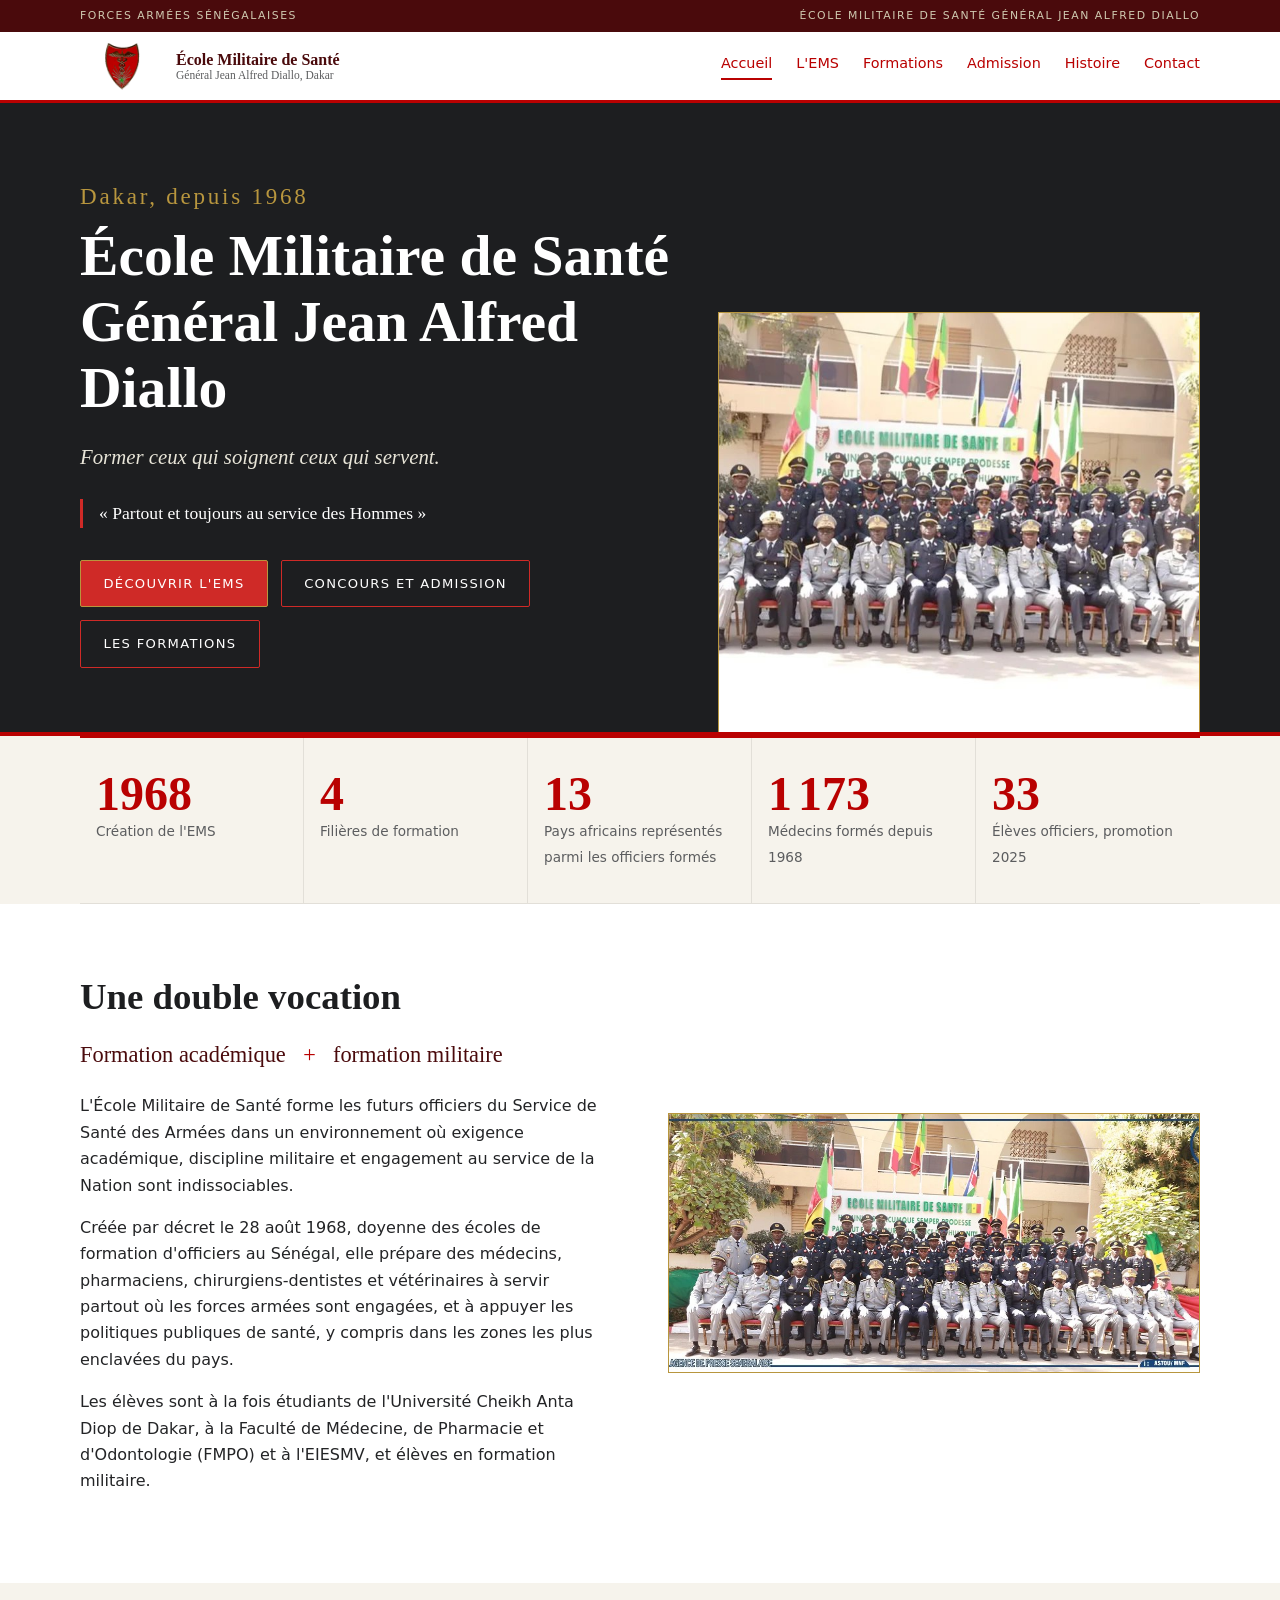
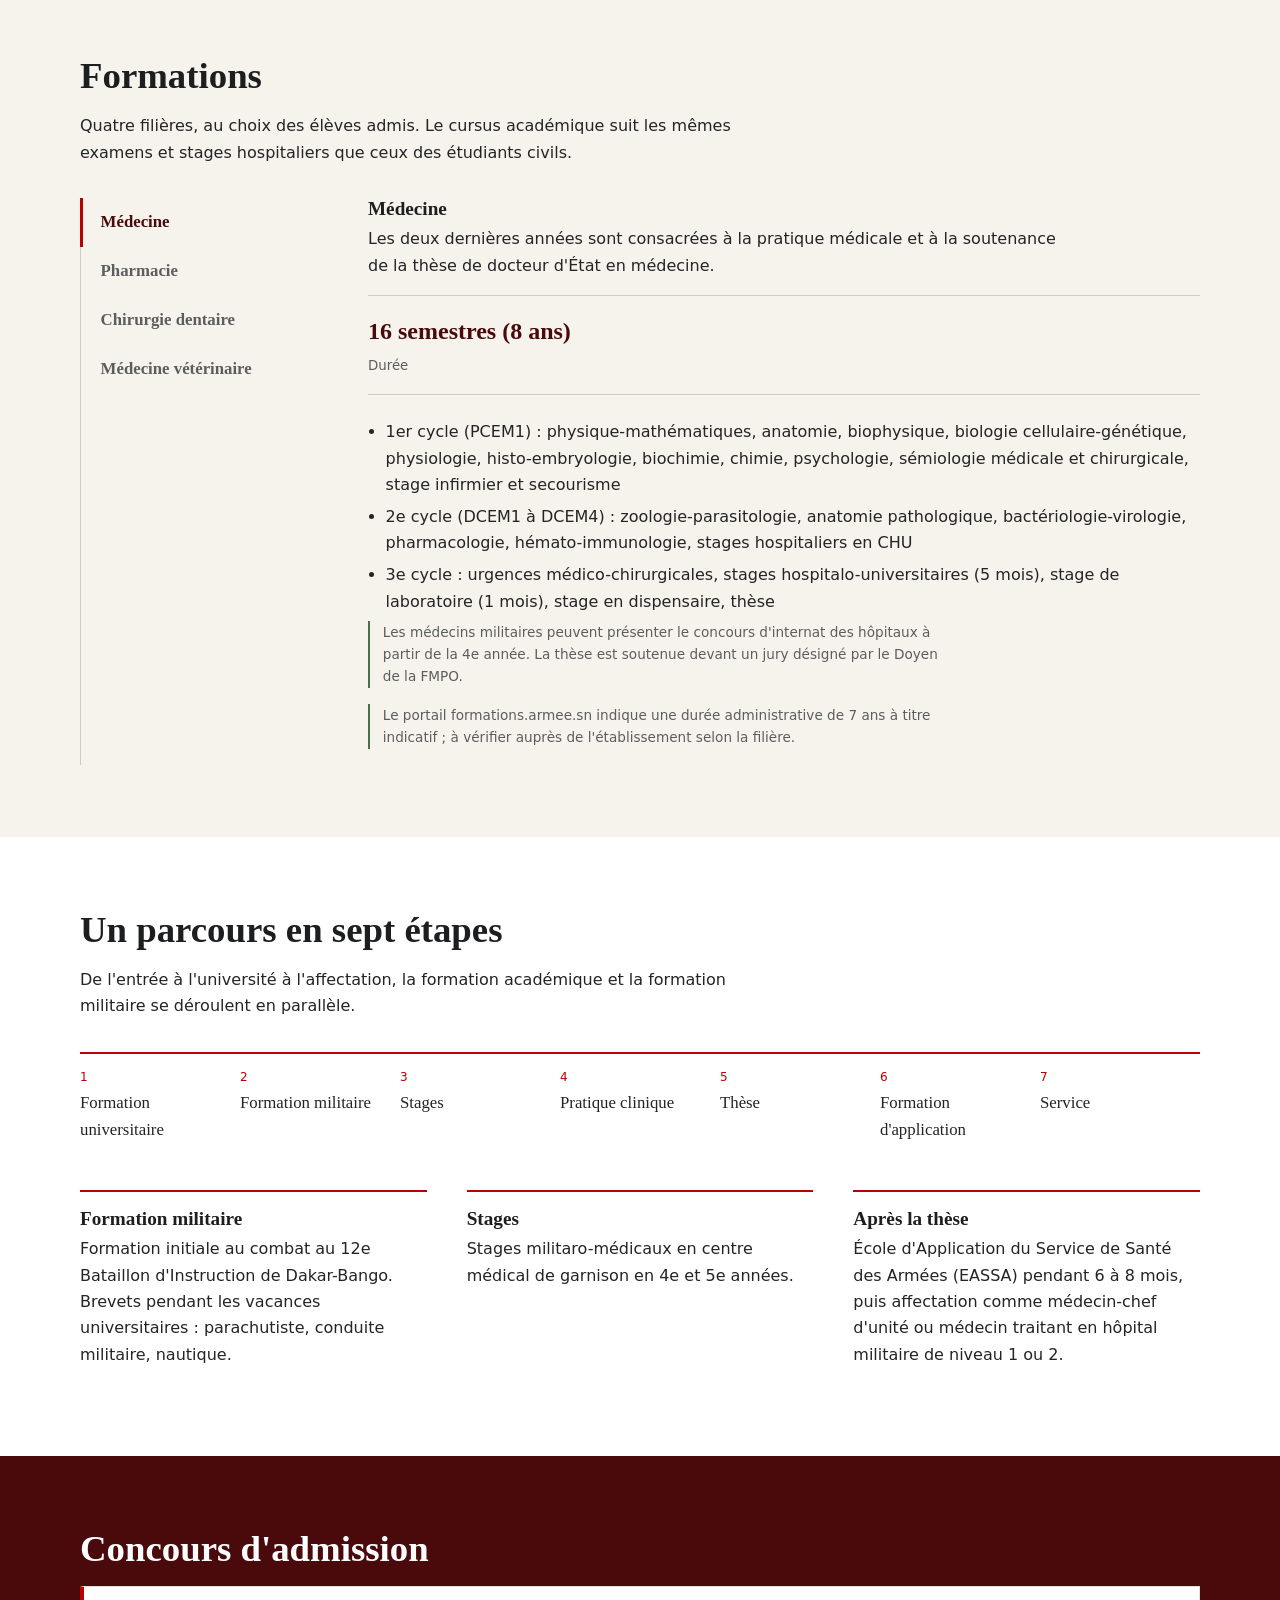
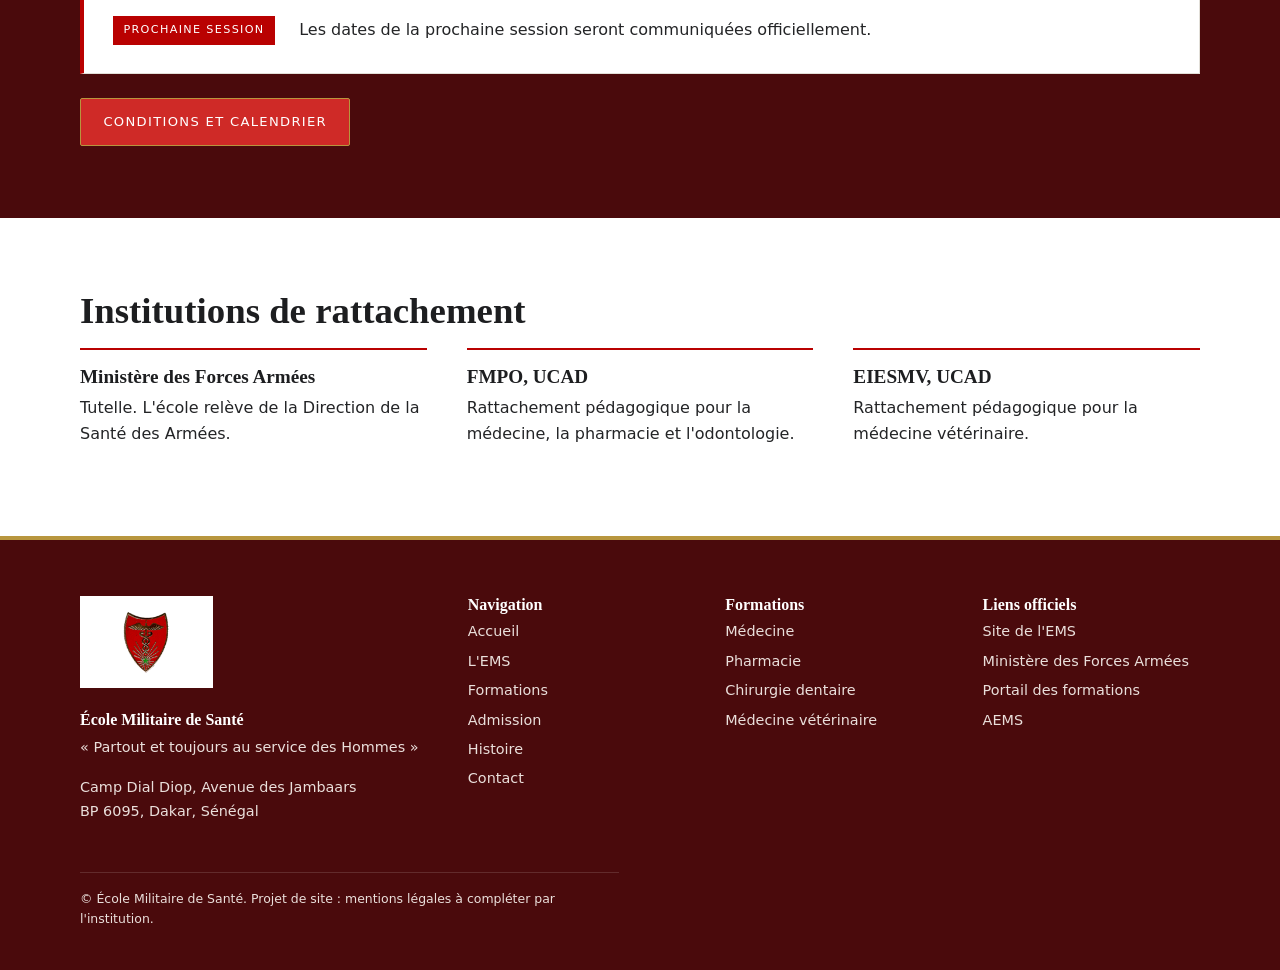
<file: index.html>
<!doctype html><html lang="fr"><head><meta charset="utf-8"><meta name="viewport" content="width=device-width,initial-scale=1">
<title>École Militaire de Santé Général Jean Alfred Diallo | EMS Dakar, Sénégal</title>
<meta name="description" content="L'École Militaire de Santé de Dakar forme depuis 1968 les médecins, pharmaciens, chirurgiens-dentistes et vétérinaires du Service de Santé des Armées.">
<meta property="og:title" content="École Militaire de Santé Général Jean Alfred Diallo"><meta property="og:type" content="website"><meta property="og:locale" content="fr_SN">

<link rel="icon" type="image/jpeg" href="assets/images/aems-logo.jpg"><link rel="stylesheet" href="css/styles.css">
<script type="application/ld+json">{"@context":"https://schema.org","@type":"CollegeOrUniversity","name":"École Militaire de Santé Général Jean Alfred Diallo","foundingDate":"1968","address":{"@type":"PostalAddress","streetAddress":"Camp Dial Diop, Avenue des Jambaars","addressLocality":"Dakar","addressCountry":"SN"},"email":"ems@ecolemilitairesante.com"}</script></head>
<body><div id="site-header"></div><main>
<section class="hero" style="padding:0"><div class="wrap"><div>
<h1><span>Dakar, depuis 1968</span>École Militaire de Santé<br>Général Jean Alfred Diallo</h1>
<p class="lead">Former ceux qui soignent ceux qui servent.</p>
<p class="devise">« Partout et toujours au service des Hommes »</p>
<div class="btns"><a class="btn p" href="#mission">Découvrir l'EMS</a><a class="btn o" href="admission.html">Concours et admission</a><a class="btn o" href="#formations">Les formations</a></div></div>
<figure class="ph" role="img" aria-label="Emplacement photographique : élèves officiers de l'EMS"><img src="assets/images/hero.jpg" alt="Élèves officiers de l'École Militaire de Santé" onerror="this.remove()">Photographie officielle à intégrer : assets/images/hero.jpg</figure></div></section>
<section class="alt" style="padding:0"><div class="wrap"><div class="stats">
<div class="rv"><strong data-count="1968">1968</strong><span>Création de l'EMS</span></div>
<div class="rv"><strong data-count="4">4</strong><span>Filières de formation</span></div>
<div class="rv"><strong data-count="13">13</strong><span>Pays africains représentés parmi les officiers formés</span></div>
<div class="rv"><strong data-count="1173">1 173</strong><span>Médecins formés depuis 1968</span></div>
<div class="rv"><strong data-count="33">33</strong><span>Élèves officiers, promotion 2025</span></div></div></div></section>
<section id="mission"><div class="wrap split"><div class="rv"><h2>Une double vocation</h2>
<div class="eq">Formation académique <i>+</i> formation militaire</div>
<p>L'École Militaire de Santé forme les futurs officiers du Service de Santé des Armées dans un environnement où exigence académique, discipline militaire et engagement au service de la Nation sont indissociables.</p>
<p>Créée par décret le 28 août 1968, doyenne des écoles de formation d'officiers au Sénégal, elle prépare des médecins, pharmaciens, chirurgiens-dentistes et vétérinaires à servir partout où les forces armées sont engagées, et à appuyer les politiques publiques de santé, y compris dans les zones les plus enclavées du pays.</p>
<p>Les élèves sont à la fois étudiants de l'Université Cheikh Anta Diop de Dakar, à la Faculté de Médecine, de Pharmacie et d'Odontologie (FMPO) et à l'EIESMV, et élèves en formation militaire.</p></div>
<figure class="ph rv" role="img" aria-label="Emplacement photographique : Camp Dial Diop"><img src="assets/images/mission.jpg" alt="Camp Dial Diop, siège de l'EMS" onerror="this.remove()">Photographie officielle à intégrer : assets/images/mission.jpg</figure></div></section>
<section class="alt" id="formations"><div class="wrap"><h2>Formations</h2><p>Quatre filières, au choix des élèves admis. Le cursus académique suit les mêmes examens et stages hospitaliers que ceux des étudiants civils.</p><div class="tabs" id="tabs"></div></div></section>
<section id="cursus"><div class="wrap"><h2>Un parcours en sept étapes</h2><p>De l'entrée à l'université à l'affectation, la formation académique et la formation militaire se déroulent en parallèle.</p>
<ol class="steps rv"><li>Formation universitaire</li><li>Formation militaire</li><li>Stages</li><li>Pratique clinique</li><li>Thèse</li><li>Formation d'application</li><li>Service</li></ol>
<div class="cols" style="margin-top:2.5rem"><div><h3>Formation militaire</h3><p>Formation initiale au combat au 12e Bataillon d'Instruction de Dakar-Bango. Brevets pendant les vacances universitaires : parachutiste, conduite militaire, nautique.</p></div>
<div><h3>Stages</h3><p>Stages militaro-médicaux en centre médical de garnison en 4e et 5e années.</p></div>
<div><h3>Après la thèse</h3><p>École d'Application du Service de Santé des Armées (EASSA) pendant 6 à 8 mois, puis affectation comme médecin-chef d'unité ou médecin traitant en hôpital militaire de niveau 1 ou 2.</p></div></div></div></section>
<section class="dark"><div class="wrap"><h2>Concours d'admission</h2>
<div class="encart" style="color:var(--ink)"><span class="badge cur">Prochaine session</span><p style="margin:0">Les dates de la prochaine session seront communiquées officiellement.</p></div>
<div class="btns" style="padding:1.5rem 0 0"><a class="btn p" href="admission.html">Conditions et calendrier</a></div></div></section>
<section><div class="wrap"><h2>Institutions de rattachement</h2><div class="cols"><div><h3>Ministère des Forces Armées</h3><p>Tutelle. L'école relève de la Direction de la Santé des Armées.</p></div><div><h3>FMPO, UCAD</h3><p>Rattachement pédagogique pour la médecine, la pharmacie et l'odontologie.</p></div><div><h3>EIESMV, UCAD</h3><p>Rattachement pédagogique pour la médecine vétérinaire.</p></div></div></div></section>
</main><div id="site-footer"></div>
<script src="js/data.js"></script><script src="js/main.js"></script></body></html>
</file>
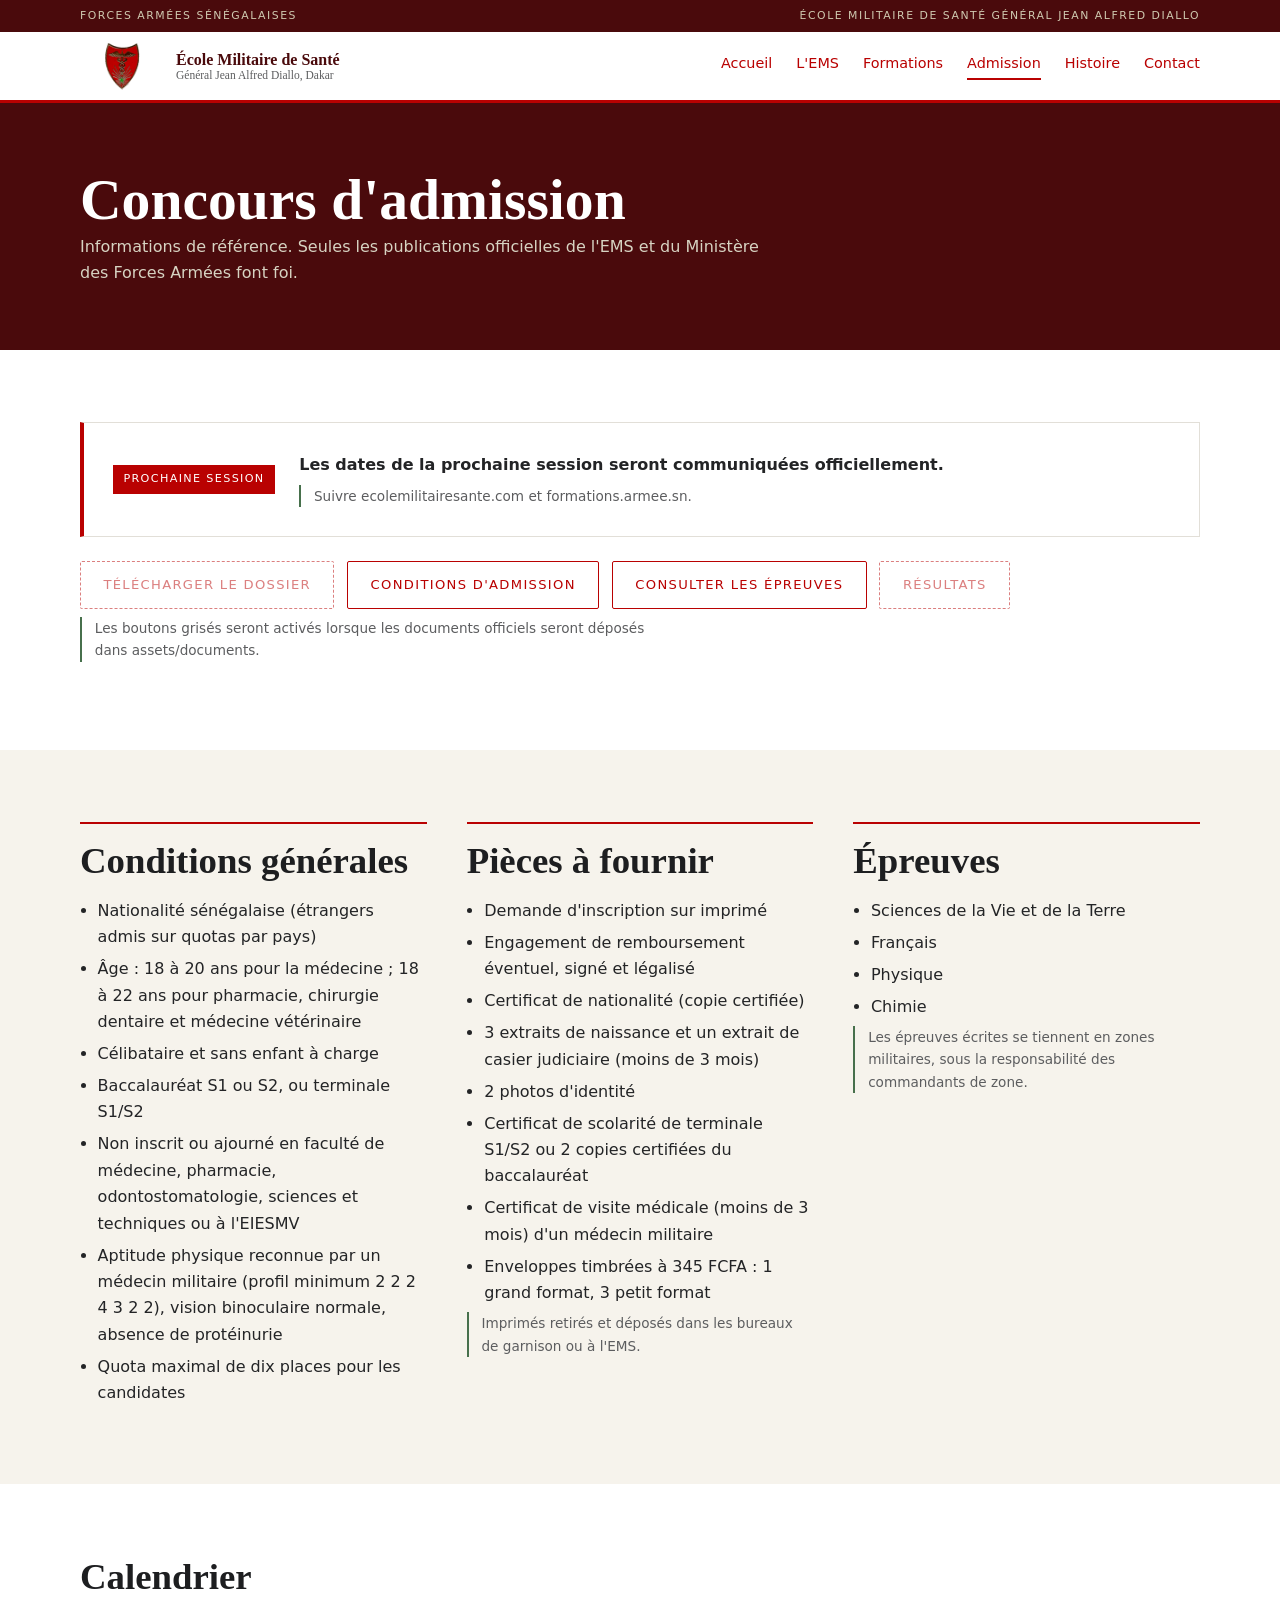
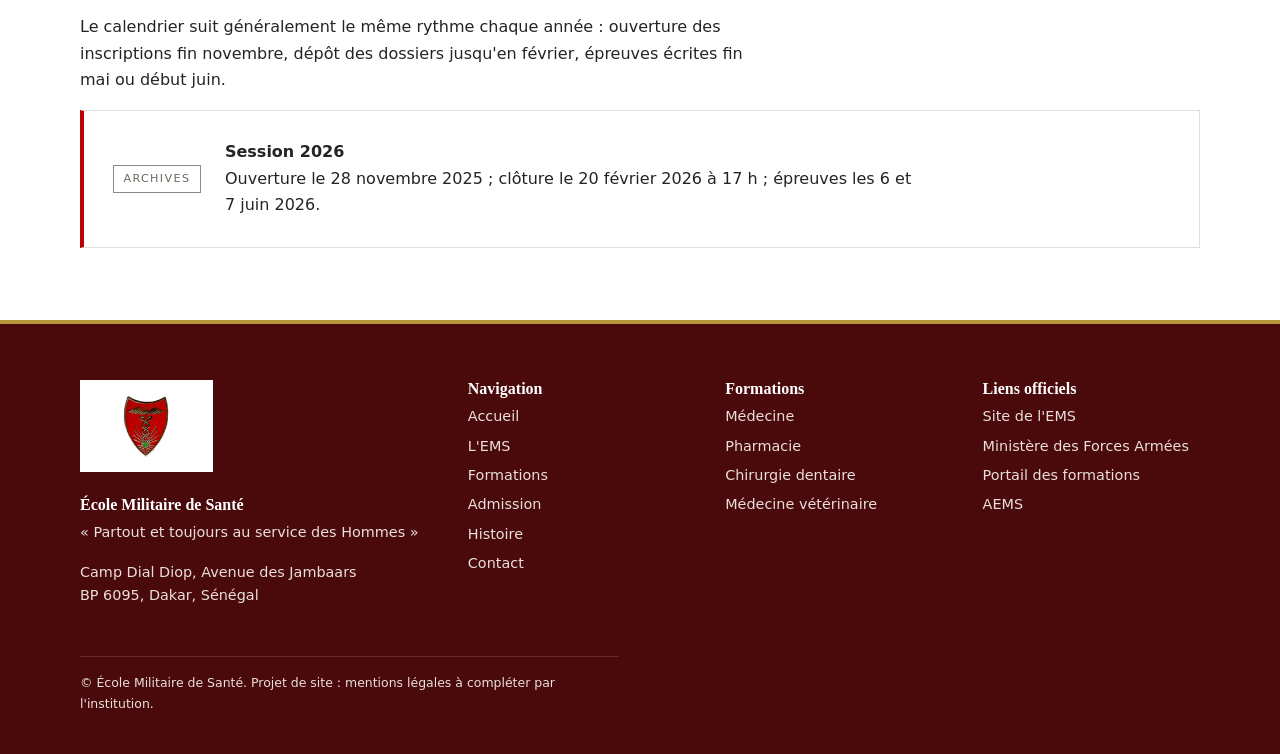
<file: admission.html>
<!doctype html><html lang="fr"><head><meta charset="utf-8"><meta name="viewport" content="width=device-width,initial-scale=1">
<title>Concours d'admission | École Militaire de Santé Dakar</title>
<meta name="description" content="Conditions générales, pièces à fournir, épreuves et calendrier du concours d'admission à l'École Militaire de Santé de Dakar."><link rel="icon" type="image/jpeg" href="assets/images/aems-logo.jpg"><link rel="stylesheet" href="css/styles.css"></head>
<body><div id="site-header"></div><main>
<div class="pagehead"><div class="wrap"><h1>Concours d'admission</h1><p>Informations de référence. Seules les publications officielles de l'EMS et du Ministère des Forces Armées font foi.</p></div></div>
<section><div class="wrap"><div class="encart"><span class="badge cur">Prochaine session</span><div><strong>Les dates de la prochaine session seront communiquées officiellement.</strong><p style="margin:.4rem 0 0" class="note">Suivre ecolemilitairesante.com et formations.armee.sn.</p></div></div>
<div class="btns" style="padding:1.5rem 0 0"><a class="btn d" href="#" aria-disabled="true">Télécharger le dossier</a><a class="btn d" href="#conditions">Conditions d'admission</a><a class="btn d" href="#epreuves">Consulter les épreuves</a><a class="btn d" href="#" aria-disabled="true">Résultats</a></div>
<p class="note" style="margin-top:.5rem">Les boutons grisés seront activés lorsque les documents officiels seront déposés dans assets/documents.</p></div></section>
<section class="alt" id="conditions"><div class="wrap cols">
<div><h2>Conditions générales</h2><ul><li>Nationalité sénégalaise (étrangers admis sur quotas par pays)</li><li>Âge : 18 à 20 ans pour la médecine ; 18 à 22 ans pour pharmacie, chirurgie dentaire et médecine vétérinaire</li><li>Célibataire et sans enfant à charge</li><li>Baccalauréat S1 ou S2, ou terminale S1/S2</li><li>Non inscrit ou ajourné en faculté de médecine, pharmacie, odontostomatologie, sciences et techniques ou à l'EIESMV</li><li>Aptitude physique reconnue par un médecin militaire (profil minimum 2 2 2 4 3 2 2), vision binoculaire normale, absence de protéinurie</li><li>Quota maximal de dix places pour les candidates</li></ul></div>
<div><h2>Pièces à fournir</h2><ul><li>Demande d'inscription sur imprimé</li><li>Engagement de remboursement éventuel, signé et légalisé</li><li>Certificat de nationalité (copie certifiée)</li><li>3 extraits de naissance et un extrait de casier judiciaire (moins de 3 mois)</li><li>2 photos d'identité</li><li>Certificat de scolarité de terminale S1/S2 ou 2 copies certifiées du baccalauréat</li><li>Certificat de visite médicale (moins de 3 mois) d'un médecin militaire</li><li>Enveloppes timbrées à 345 FCFA : 1 grand format, 3 petit format</li></ul><p class="note">Imprimés retirés et déposés dans les bureaux de garnison ou à l'EMS.</p></div>
<div id="epreuves"><h2>Épreuves</h2><ul><li>Sciences de la Vie et de la Terre</li><li>Français</li><li>Physique</li><li>Chimie</li></ul><p class="note">Les épreuves écrites se tiennent en zones militaires, sous la responsabilité des commandants de zone.</p></div></div></section>
<section><div class="wrap"><h2>Calendrier</h2><p>Le calendrier suit généralement le même rythme chaque année : ouverture des inscriptions fin novembre, dépôt des dossiers jusqu'en février, épreuves écrites fin mai ou début juin.</p>
<div class="encart" style="margin-top:1rem"><span class="badge arch">Archives</span><div><strong>Session 2026</strong><p style="margin:0">Ouverture le 28 novembre 2025 ; clôture le 20 février 2026 à 17 h ; épreuves les 6 et 7 juin 2026.</p></div></div></div></section>
</main><div id="site-footer"></div>
<script src="js/data.js"></script><script src="js/main.js"></script></body></html>
</file>
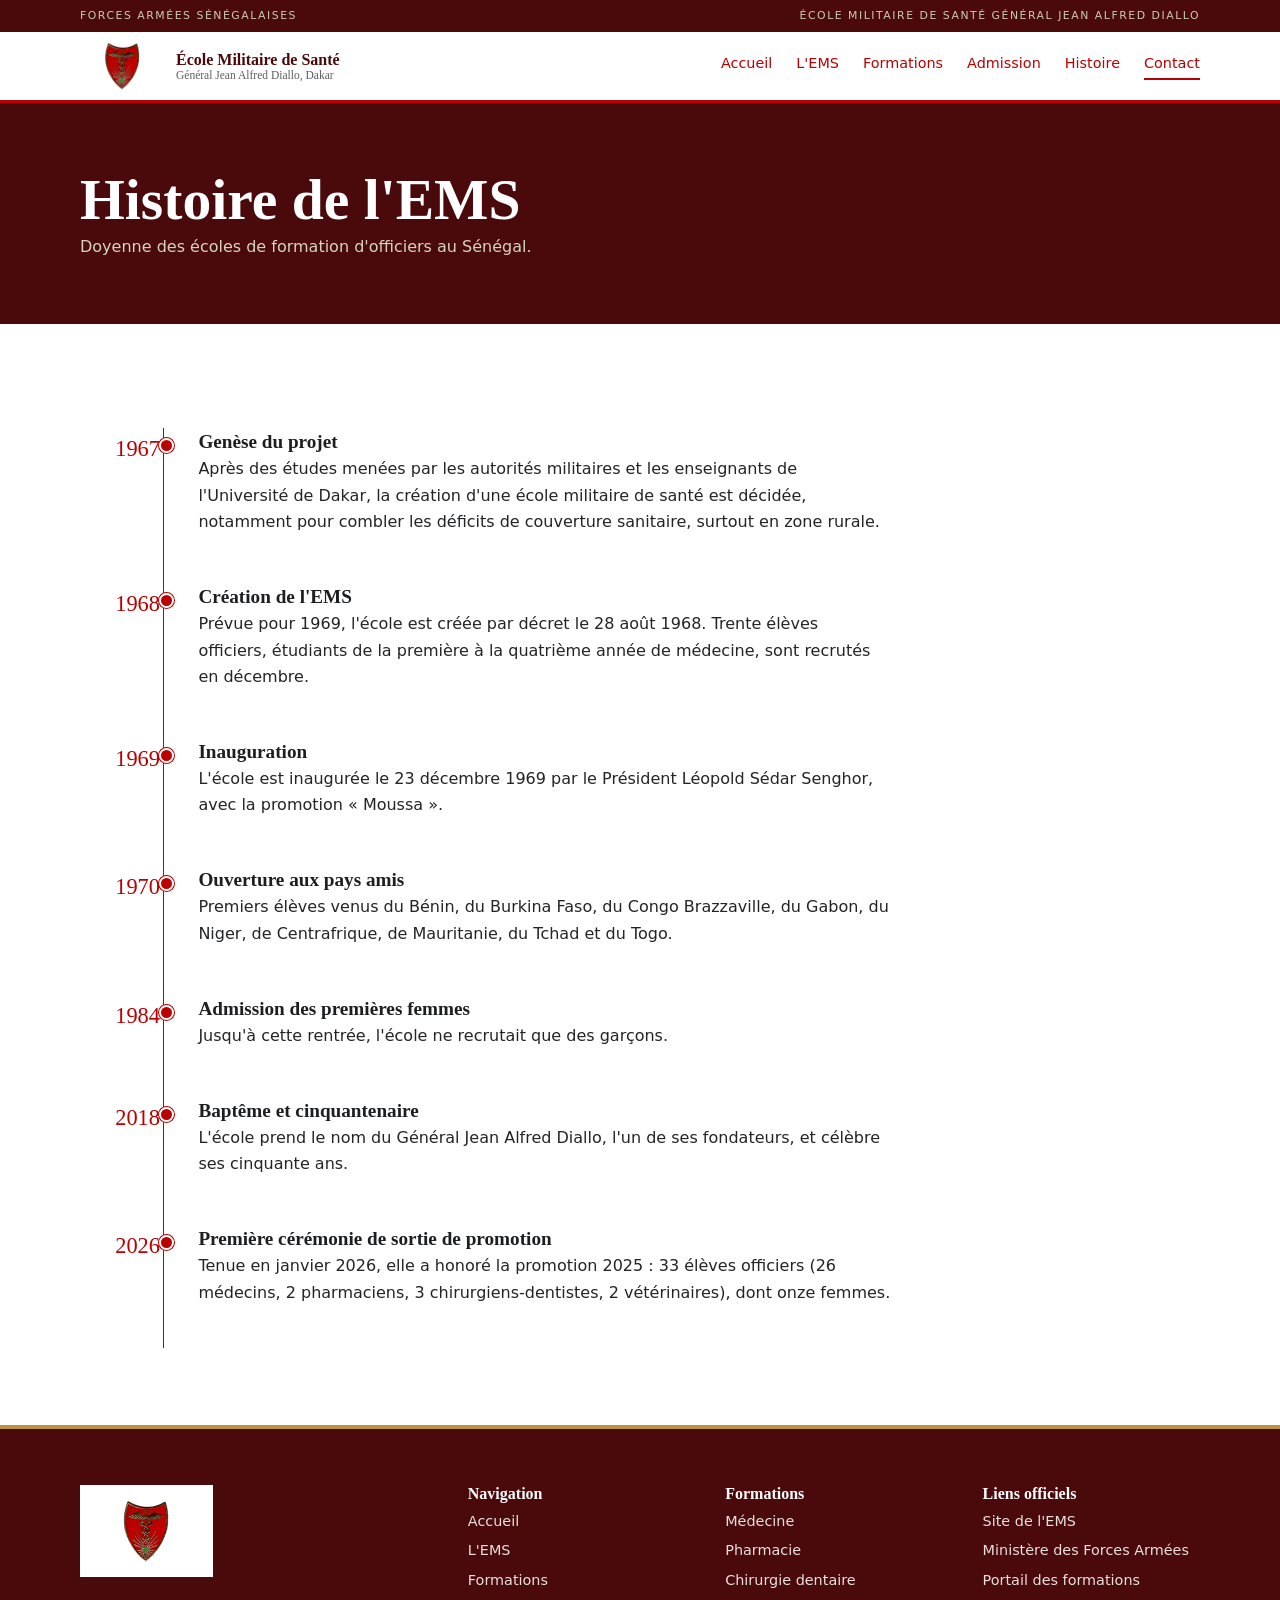
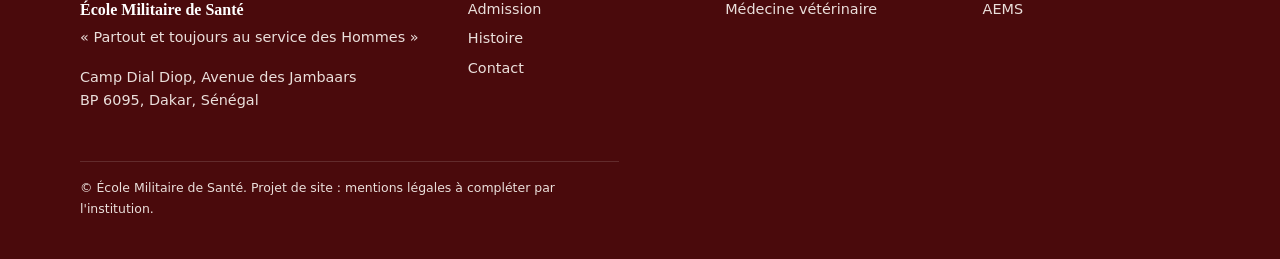
<file: contact.html>
<!doctype html><html lang="fr"><head><meta charset="utf-8"><meta name="viewport" content="width=device-width,initial-scale=1">
<title>Histoire de l'EMS | École Militaire de Santé Général Jean Alfred Diallo</title>
<meta name="description" content="De la décision de 1967 à la première cérémonie de sortie de promotion : l'histoire de l'École Militaire de Santé de Dakar."><link rel="icon" type="image/jpeg" href="assets/images/aems-logo.jpg"><link rel="stylesheet" href="css/styles.css"></head>
<body><div id="site-header"></div><main>
<div class="pagehead"><div class="wrap"><h1>Histoire de l'EMS</h1><p>Doyenne des écoles de formation d'officiers au Sénégal.</p></div></div>
<section><div class="wrap"><ol class="tl">
<li class="rv"><time>1967</time><div><h3>Genèse du projet</h3><p>Après des études menées par les autorités militaires et les enseignants de l'Université de Dakar, la création d'une école militaire de santé est décidée, notamment pour combler les déficits de couverture sanitaire, surtout en zone rurale.</p></div></li>
<li class="rv"><time>1968</time><div><h3>Création de l'EMS</h3><p>Prévue pour 1969, l'école est créée par décret le 28 août 1968. Trente élèves officiers, étudiants de la première à la quatrième année de médecine, sont recrutés en décembre.</p></div></li>
<li class="rv"><time>1969</time><div><h3>Inauguration</h3><p>L'école est inaugurée le 23 décembre 1969 par le Président Léopold Sédar Senghor, avec la promotion « Moussa ».</p></div></li>
<li class="rv"><time>1970</time><div><h3>Ouverture aux pays amis</h3><p>Premiers élèves venus du Bénin, du Burkina Faso, du Congo Brazzaville, du Gabon, du Niger, de Centrafrique, de Mauritanie, du Tchad et du Togo.</p></div></li>
<li class="rv"><time>1984</time><div><h3>Admission des premières femmes</h3><p>Jusqu'à cette rentrée, l'école ne recrutait que des garçons.</p></div></li>
<li class="rv"><time>2018</time><div><h3>Baptême et cinquantenaire</h3><p>L'école prend le nom du Général Jean Alfred Diallo, l'un de ses fondateurs, et célèbre ses cinquante ans.</p></div></li>
<li class="rv"><time>2026</time><div><h3>Première cérémonie de sortie de promotion</h3><p>Tenue en janvier 2026, elle a honoré la promotion 2025 : 33 élèves officiers (26 médecins, 2 pharmaciens, 3 chirurgiens-dentistes, 2 vétérinaires), dont onze femmes.</p></div></li>
</ol></div></section></main><div id="site-footer"></div>
<script src="js/data.js"></script><script src="js/main.js"></script></body></html>
</file>
<file: css/styles.css>
:root{--ems-red:#B90101;--ems-red-hover:#820000;--ems-red-light:#cf2a27;--ems-red-dark:#4a0a0c;--ems-gold:#B8963E;--ems-ink:#1d1e20;--ems-ivory:#f6f3ec;--ems-white:#fff;--ems-green:#47704C;--g:var(--ems-red-dark);--g2:var(--ems-red);--or:var(--ems-red);--iv:var(--ems-ivory);--ink:#232426;--mute:#5c5d5f;--serif:"Iowan Old Style",Palatino,"Palatino Linotype",Georgia,serif;--sans:system-ui,-apple-system,"Segoe UI",Roboto,sans-serif}
*{box-sizing:border-box;margin:0}
html{scroll-behavior:smooth}
body{font:1rem/1.65 var(--sans);color:var(--ink);background:#fff}
h1,h2,h3{font-family:var(--serif);font-weight:600;line-height:1.15;color:var(--ems-ink)}
h1{font-size:clamp(2rem,5vw,3.6rem)}h2{font-size:clamp(1.6rem,3vw,2.3rem);margin-bottom:1rem}h3{font-size:1.2rem;margin-bottom:.4rem}
p{max-width:68ch;margin-bottom:1rem}ul{padding-left:1.1rem}li{margin-bottom:.35rem}
a{color:var(--g2)}:focus-visible{outline:3px solid var(--or);outline-offset:2px}
.wrap{max-width:1160px;margin:auto;padding:0 1.25rem}
section{padding:4.5rem 0}.alt{background:var(--iv)}.dark{background:var(--g);color:#e8e5d8}.dark h2,.dark h3{color:#fff}
.top{background:var(--g);color:#cfc9b0;font-size:.68rem;letter-spacing:.14em;text-transform:uppercase;padding:.45rem 0}
.top .wrap{display:flex;justify-content:space-between;gap:1rem;flex-wrap:wrap}
header.site{position:sticky;top:0;z-index:20;background:#fff;border-bottom:3px solid var(--ems-red);transition:box-shadow .3s}
header.site.s{box-shadow:0 2px 14px #0002}
.bar{display:flex;align-items:center;justify-content:space-between;gap:1rem;min-height:68px;transition:min-height .3s}
.s .bar{min-height:56px}
.brand{font-family:var(--serif);font-weight:700;text-decoration:none;color:var(--g);display:flex;gap:.7rem;align-items:center;line-height:1.1}
.brand .logo{height:58px;width:auto;display:block;transition:height .3s}.s .brand .logo{height:46px}
.brand b{border:2px solid var(--or);padding:.2rem .5rem;letter-spacing:.1em}.brand small{font-weight:400;font-size:.72rem;display:block;color:var(--mute)}
nav ul{display:flex;gap:1.5rem;list-style:none;padding:0}
nav a{text-decoration:none;font-size:.9rem;padding:.4rem 0;border-bottom:2px solid transparent}
nav a:hover,nav a[aria-current]{border-color:var(--or)}
.burger{display:none;background:none;border:1px solid var(--g);padding:.5rem .9rem;font:inherit;color:var(--g)}
.hero{background:var(--ems-ink);border-bottom:4px solid var(--ems-red);color:#fff;padding:0;position:relative}
.hero .wrap{display:grid;grid-template-columns:1.1fr .9fr;gap:3rem;align-items:end;padding-top:5rem;padding-bottom:0}
.hero h1{color:#fff}.hero h1 span{display:block;font-size:.4em;letter-spacing:.12em;font-weight:400;color:var(--ems-gold);margin-bottom:.8rem}
.lead{font-family:var(--serif);font-size:1.3rem;font-style:italic;color:#e8e5d8;margin:1.2rem 0 .4rem}
.devise{border-left:3px solid var(--ems-red-light);padding-left:1rem;margin:1.5rem 0 2rem;font-family:var(--serif);font-size:1.1rem;color:#fff}
.btns{display:flex;gap:.8rem;flex-wrap:wrap;padding-bottom:4rem}
.btn{display:inline-block;padding:.75rem 1.4rem;text-decoration:none;font-size:.82rem;letter-spacing:.1em;text-transform:uppercase;border:1px solid transparent;border-radius:2px;transition:background .25s,color .25s}
.btn.p{background:var(--ems-red);color:#fff}.btn.p:hover{background:var(--ems-red-hover)}.btn.o{color:#fff;border-color:var(--ems-red-light)}.btn.o:hover{background:#ffffff1f}
.btn.d{color:var(--ems-red);border-color:var(--ems-red)}.btn.d:hover{background:var(--ems-red);color:#fff}.hero .btn.p,.dark .btn.p{background:var(--ems-red-light);border-color:var(--ems-gold)}.hero .btn.p:hover,.dark .btn.p:hover{background:#fff;color:var(--ems-red)}
.btn[aria-disabled=true]{opacity:.5;pointer-events:none;border-style:dashed}
.ph{background:repeating-linear-gradient(135deg,#2a2b2d 0 2px,#222325 2px 14px);border:1px solid var(--ems-gold);min-height:260px;display:flex;align-items:flex-end;padding:1rem;color:#cfc9b0;font-size:.78rem;position:relative;overflow:hidden}
.ph img{position:absolute;inset:0;width:100%;height:100%;object-fit:cover}
.hero .ph{min-height:420px;border-bottom:0}
.stats{display:grid;grid-template-columns:repeat(5,1fr);gap:0;border-top:2px solid var(--ems-red);border-bottom:1px solid #e2dfd8}
.stats div{padding:2rem 1rem;border-right:1px solid #e2dfd8;text-align:left}.stats div:last-child{border:0}
.stats strong{display:block;font-family:var(--serif);font-size:clamp(2rem,4vw,3rem);color:var(--ems-red);font-weight:600;line-height:1}
.stats span{font-size:.85rem;color:var(--mute)}
.split{display:grid;grid-template-columns:1fr 1fr;gap:3.5rem;align-items:center}
.eq{display:flex;gap:1rem;align-items:baseline;font-family:var(--serif);font-size:1.4rem;color:var(--g);margin:1.2rem 0;flex-wrap:wrap}.eq i{color:var(--or)}
.tabs{display:grid;grid-template-columns:240px 1fr;gap:3rem;margin-top:2rem}
[role=tablist]{display:flex;flex-direction:column;border-left:1px solid #cfccbd}
[role=tab]{background:none;border:0;border-left:3px solid transparent;margin-left:-1px;text-align:left;padding:.9rem 1.1rem;font:600 1.05rem var(--serif);color:var(--mute);cursor:pointer;transition:color .2s,background .2s}
[role=tab][aria-selected=true]{border-color:var(--or);color:var(--g);background:var(--iv)}
[role=tabpanel]{animation:fade .35s}
@keyframes fade{from{opacity:0}to{opacity:1}}
.facts{display:flex;gap:2.5rem;flex-wrap:wrap;margin:1rem 0 1.5rem;padding:1rem 0;border-top:1px solid #cfccbd;border-bottom:1px solid #cfccbd}
.facts b{display:block;font-family:var(--serif);font-size:1.5rem;color:var(--g)}.facts small{color:var(--mute)}
.note{font-size:.85rem;color:var(--mute);border-left:2px solid var(--ems-green);padding-left:.8rem}
.tl{list-style:none;padding:0;margin:2rem 0 0;position:relative}
.tl:before{content:"";position:absolute;left:5.2rem;top:0;bottom:0;width:1px;background:var(--ems-red)}
.tl li{display:grid;grid-template-columns:5rem 1fr;gap:2.4rem;padding:.2rem 0 1.6rem;position:relative}
.tl li:after{content:"";position:absolute;left:4.95rem;top:.65rem;width:11px;height:11px;background:var(--ems-red);border:2px solid #fff;box-shadow:0 0 0 1px var(--ems-red);border-radius:50%}
.tl time{font-family:var(--serif);font-size:1.4rem;color:var(--or);text-align:right}
.tl h3{margin:0 0 .2rem}
.steps{counter-reset:s;list-style:none;padding:0;display:grid;grid-template-columns:repeat(7,1fr);gap:0;margin-top:2rem}
.steps li{counter-increment:s;border-top:2px solid var(--or);padding:1rem .8rem 0 0;font-family:var(--serif);font-size:1.05rem}
.steps li:before{content:counter(s);display:block;font:.75rem var(--sans);color:var(--or);margin-bottom:.3rem}
.encart{border:1px solid #e2dfd8;border-left:4px solid var(--ems-red);background:#fff;padding:1.8rem;display:grid;grid-template-columns:auto 1fr;gap:1.5rem;align-items:center}
.badge{font-size:.7rem;letter-spacing:.12em;text-transform:uppercase;padding:.25rem .6rem;border:1px solid var(--g);color:var(--g);white-space:nowrap}
.badge.arch{border-color:#8a8a80;color:#6b6b62}.badge.cur{background:var(--ems-red);border-color:var(--ems-red);color:#fff}
.cols{display:grid;grid-template-columns:repeat(3,1fr);gap:2.5rem}
.cols>div{border-top:2px solid var(--ems-red);padding-top:1rem}
.pagehead{background:var(--g);color:#fff;padding:4rem 0 3rem}.pagehead h1{color:#fff}.pagehead p{color:#d7d3c2}
form{display:grid;gap:1rem;max-width:560px}
label{font-size:.88rem;font-weight:600;display:grid;gap:.3rem}
input,textarea{font:inherit;padding:.7rem;border:1px solid #8d9a90;background:#fff;border-radius:0}
footer{background:var(--ems-red-dark);border-top:4px solid var(--ems-gold);color:#eadfdb;padding:3.5rem 0 1.5rem;font-size:.9rem}
footer h3{color:#fff;font-size:1rem}footer .cols{grid-template-columns:1.6fr 1fr 1fr 1fr}footer .cols>div{border:0;padding:0}
footer a{color:#eadfdb;text-decoration:none}footer a:hover{color:#fff;text-decoration:underline}.flogo{background:#fff;padding:.5rem .7rem;display:inline-block;margin-bottom:1rem}.flogo img{height:76px;width:auto;display:block}footer ul{list-style:none;padding:0}
.legal{border-top:1px solid #ffffff22;margin-top:2rem;padding-top:1rem;font-size:.78rem}
.hero :focus-visible,.dark :focus-visible,.pagehead :focus-visible,footer :focus-visible{outline-color:var(--ems-gold)}
.js .rv{opacity:0;transform:translateY(12px);transition:opacity .7s,transform .7s}.js .rv.in{opacity:1;transform:none}
@media(max-width:860px){
.burger{display:block}nav{position:absolute;left:0;right:0;top:100%;background:#fff;display:none;border-bottom:1px solid #dcdad0}nav.open{display:block}
nav ul{flex-direction:column;gap:0;padding:.5rem 1.25rem}nav a{display:block;padding:.85rem 0;border-bottom:1px solid #eee}
.hero .wrap,.split,.tabs,.cols,footer .cols{grid-template-columns:1fr}.hero .wrap{padding-top:3rem;gap:1.5rem}.hero .ph{min-height:240px}
.stats{grid-template-columns:1fr 1fr}.stats div{border-bottom:1px solid #e2dfd8}.brand .logo{height:46px}.brand small{display:none}
[role=tablist]{flex-direction:row;overflow-x:auto;border-left:0;border-bottom:1px solid #cfccbd}[role=tab]{white-space:nowrap;border-left:0;border-bottom:3px solid transparent;margin:0}[role=tab][aria-selected=true]{border-color:var(--or)}
.steps{grid-template-columns:1fr 1fr}.encart{grid-template-columns:1fr}.tl:before{left:3.4rem}.tl li{grid-template-columns:3.2rem 1fr;gap:2rem}.tl li:after{left:3.15rem}.tl time{font-size:1.1rem}
section{padding:3rem 0}.top .wrap span:last-child{display:none}}
@media(prefers-reduced-motion:reduce){*{animation:none!important;transition:none!important}.js .rv{opacity:1;transform:none}html{scroll-behavior:auto}}
</file>
